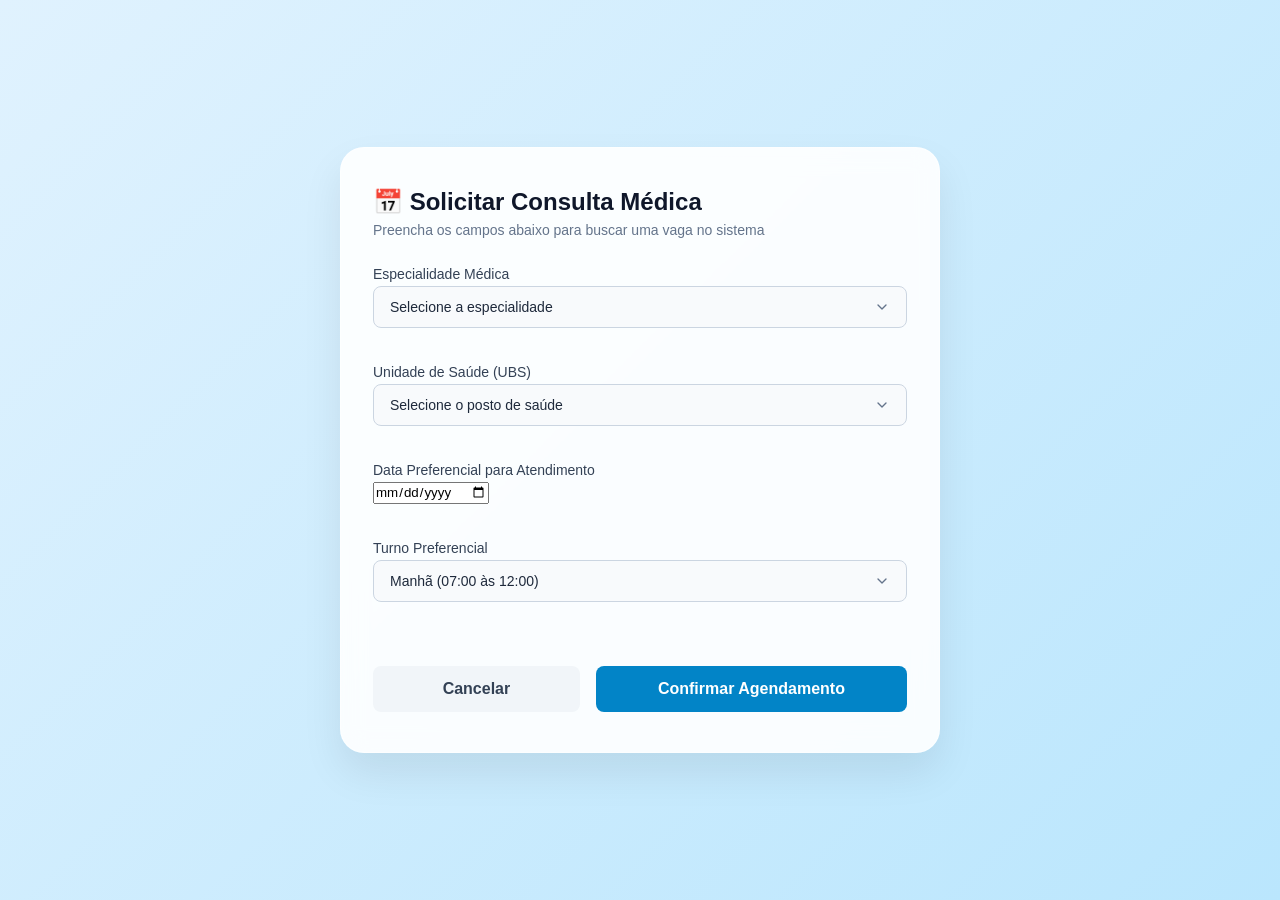
<file: agendar.html>
<!DOCTYPE html>
<html lang="pt-BR">
<head>
    <meta charset="UTF-8">
    <meta name="viewport" content="width=device-width, initial-scale=1.0">
    <title>ItabunaMed - Agendar Consulta</title>
    <link rel="stylesheet" href="./estilo.css">
    <style>
        /* Estilos específicos para a tela de marcação de consultas */
        .agendamento-box {
            max-width: 600px;
            width: 100%;
            background: rgba(255, 255, 255, 0.9);
            backdrop-filter: blur(12px);
            border-radius: 24px;
            padding: 40px 32px;
            box-shadow: 0 20px 40px rgba(0, 0, 0, 0.08);
            border: 1px solid rgba(255, 255, 255, 0.5);
        }

        .agendamento-box h2 {
            color: #0f172a;
            font-size: 24px;
            font-weight: 700;
            margin-bottom: 6px;
            display: flex;
            align-items: center;
            gap: 10px;
        }

        .agendamento-box .subtitulo {
            color: #64748b;
            font-size: 14px;
            margin-bottom: 28px;
        }

        /* Estilização para os campos de seleção (Select) */
        select {
            width: 100%;
            padding: 12px 16px;
            border: 1px solid #cbd5e1;
            border-radius: 8px;
            font-size: 14px;
            color: #1e293b;
            background-color: #f8fafc;
            transition: all 0.3s ease;
            cursor: pointer;
            appearance: none; /* Remove a seta padrão do navegador */
            background-image: url("data:image/svg+xml;charset=UTF-8,%3Csvg xmlns='http://www.w3.org/2000/svg' viewBox='0 0 24 24' fill='none' stroke='%2364748b' stroke-width='2' stroke-linecap='round' stroke-linejoin='round'%3E%3Cpolyline points='6 9 12 15 18 9'%3E%3C/polyline%3E%3C/svg%3E");
            background-repeat: no-repeat;
            background-position: right 16px center;
            background-size: 16px;
        }

        select:focus {
            outline: none;
            border-color: #0284c7;
            background-color: #ffffff;
            box-shadow: 0 0 0 3px rgba(2, 132, 199, 0.15);
        }

        /* Estilização do campo de data */
        input[type="date"] {
            cursor: pointer;
        }

        .form-group {
            margin-bottom: 20px;
        }

        .botoes-container {
            display: flex;
            gap: 16px;
            margin-top: 28px;
        }

        .btn-voltar {
            display: flex;
            align-items: center;
            justify-content: center;
            width: 40%;
            background-color: #f1f5f9;
            color: #334155;
            text-decoration: none;
            border-radius: 8px;
            font-size: 16px;
            font-weight: 600;
            transition: background 0.2s;
        }

        .btn-voltar:hover {
            background-color: #e2e8f0;
        }
    </style>
</head>
<body>

    <div class="agendamento-box">
        <h2>📅 Solicitar Consulta Médica</h2>
        <p class="subtitulo">Preencha os campos abaixo para buscar uma vaga no sistema</p>

        <form action="./confirmacao.html">
            
            <div class="form-group">
                <label for="especialidade">Especialidade Médica</label>
                <select id="especialidade" required>
                    <option value="" disabled selected>Selecione a especialidade</option>
                    <option value="clinico">Clínico Geral</option>
                    <option value="pediatria">Pediatria</option>
                    <option value="ginecologia">Ginecologia</option>
                    <option value="odontologia">Odontologia</option>
                    <option value="cardiologia">Cardiologia</option>
                </select>
            </div>

            <div class="form-group">
                <label for="local">Unidade de Saúde (UBS)</label>
                <select id="local" required>
                    <option value="" disabled selected>Selecione o posto de saúde</option>
                    <option value="ubs-sauer">UBS Dr. Adeum Sauer (E.T.I.)</option>
                    <option value="ubs-centro">UBS Centro Central</option>
                    <option value="ubs-california">UBS Califórnia</option>
                    <option value="ubs-santo-antonio">UBS Santo Antônio</option>
                </select>
            </div>

            <div class="form-group">
                <label for="data-consulta">Data Preferencial para Atendimento</label>
                <input type="date" id="data-consulta" required>
            </div>

            <div class="form-group">
                <label for="turno">Turno Preferencial</label>
                <select id="turno" required>
                    <option value="manha">Manhã (07:00 às 12:00)</option>
                    <option value="tarde">Tarde (13:00 às 17:00)</option>
                </select>
            </div>

            <div class="botoes-container">
                <a href="./painel.html" class="btn-voltar">Cancelar</a>
                <button type="submit" class="btn-primary" style="width: 60%;">Confirmar Agendamento</button>
            </div>

        </form>
    </div>

</body>
</html>
</file>
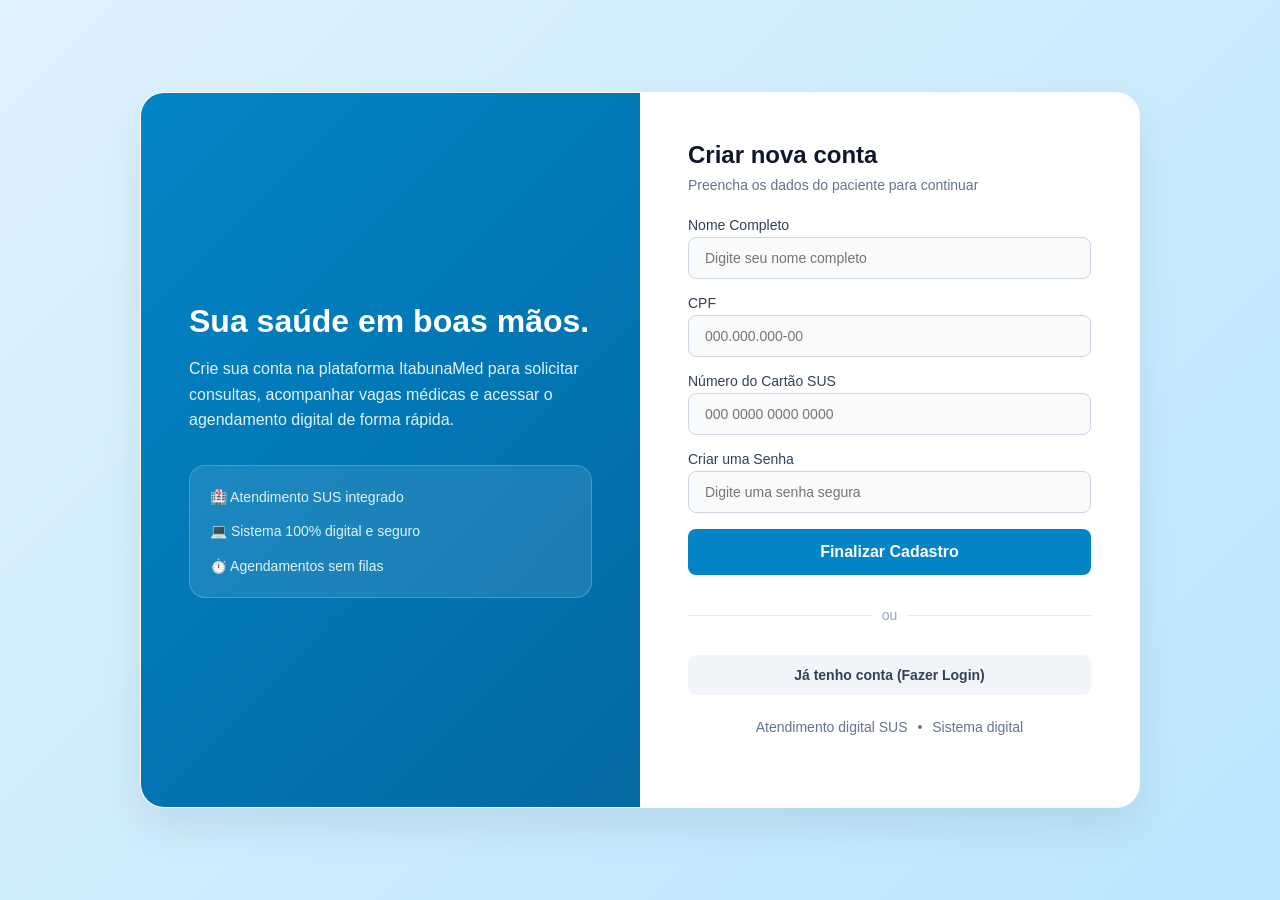
<file: cadastro.html>
<!DOCTYPE html>
<html lang="pt-BR">
<head>
    <meta charset="UTF-8">
    <meta name="viewport" content="width=device-width, initial-scale=1.0">
    <title>ItabunaMed - Cadastro de Paciente</title>
    <!-- Link para o mesmo arquivo de estilo para manter o padrão -->
    <link rel="stylesheet" href="./estilo.css">
</head>
<body>
        <form action="./confirmacao.html"></form>

    <div class="custom-container-login">
        
        <!-- Lado Esquerdo - Informações Estilizadas -->
        <div class="info-side">
            <h1 class="info-titulo">Sua saúde em boas mãos.</h1>
            <p>Crie sua conta na plataforma ItabunaMed para solicitar consultas, acompanhar vagas médicas e acessar o agendamento digital de forma rápida.</p>
            
            <div class="health-glass-box">
                <p>🏥 Atendimento SUS integrado</p>
                <p>💻 Sistema 100% digital e seguro</p>
                <p>⏱️ Agendamentos sem filas</p>
            </div>
        </div>

        <!-- Lado Direito - Formulário de Cadastro -->
        <div class="login-side">
            <h2>Criar nova conta</h2>
            <p>Preencha os dados do paciente para continuar</p>

            <form action="#">
                <!-- Campo Nome Completo -->
                <div>
                    <label for="nome">Nome Completo</label>
                    <input type="text" id="nome" placeholder="Digite seu nome completo" required>
                </div>

                <!-- Campo CPF -->
                <div>
                    <label for="cpf">CPF</label>
                    <input type="text" id="cpf" placeholder="000.000.000-00" required>
                </div>

                <!-- Campo Cartão do SUS (Opcional/Recomendado) -->
                <div>
                    <label for="sus">Número do Cartão SUS</label>
                    <input type="text" id="sus" placeholder="000 0000 0000 0000">
                </div>

                <!-- Campo Senha -->
                <div>
                    <label for="senha">Criar uma Senha</label>
                    <input type="password" id="senha" placeholder="Digite uma senha segura" required>
                </div>

                <!-- Botão de Enviar Cadastro -->
                <button type="submit" class="btn-primary">Finalizar Cadastro</button>

                <!-- Divisor -->
                <div class="health-divider">
                    <span>ou</span>
                </div>

                <!-- Link para Voltar ao Login -->
                <a href="./index.html" class="health-btn-secondary">Já tenho conta (Fazer Login)</a>
            </form>

            <div class="health-footer-links">
                <p>Atendimento digital SUS <span class="dot">•</span> Sistema digital</p>
            </div>
        </div>

    </div>

</body>
</html>
</file>
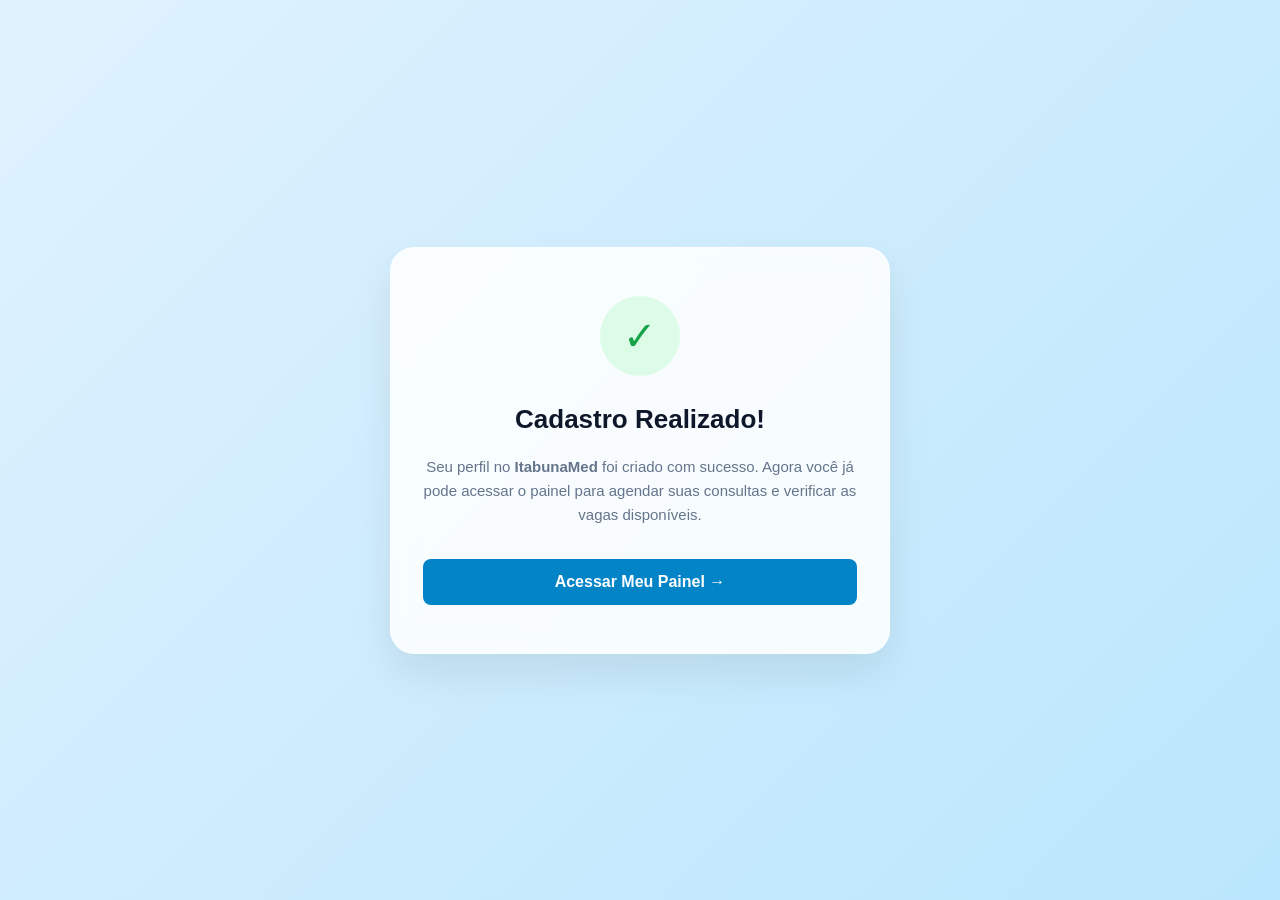
<file: confirmacao.html>
<!DOCTYPE html>
<html lang="pt-BR">
<head>
    <meta charset="UTF-8">
    <meta name="viewport" content="width=device-width, initial-scale=1.0">
    <title>ItabunaMed - Cadastro Concluído</title>
    <link rel="stylesheet" href="./estilo.css">
    <style>
        /* Estilos específicos para a tela de sucesso */
        .success-box {
            text-align: center;
            max-width: 500px;
            width: 100%;
            background: rgba(255, 255, 255, 0.85);
            backdrop-filter: blur(12px);
            border-radius: 24px;
            padding: 48px 32px;
            box-shadow: 0 20px 40px rgba(0, 0, 0, 0.08);
            border: 1px solid rgba(255, 255, 255, 0.5);
            display: flex;
            flex-direction: column;
            align-items: center;
            gap: 20px;
        }

        .icon-success {
            width: 80px;
            height: 80px;
            background-color: #dcfce7;
            color: #16a34a;
            border-radius: 50%;
            display: flex;
            justify-content: center;
            align-items: center;
            font-size: 40px;
            margin-bottom: 8px;
            animation: scaleUp 0.5s ease-out;
        }

        .success-box h2 {
            color: #0f172a;
            font-size: 26px;
            font-weight: 700;
        }

        .success-box p {
            color: #64748b;
            font-size: 15px;
            line-height: 1.6;
        }

        .btn-loading {
            margin-top: 12px;
            display: inline-flex;
            align-items: center;
            justify-content: center;
            gap: 10px;
            text-decoration: none;
        }

        /* Animação simples para o ícone */
        @keyframes scaleUp {
            0% { transform: scale(0); }
            100% { transform: scale(1); }
        }
    </style>
</head>
<body>

    <div class="success-box">
        <div class="icon-success">✓</div>
        
        <h2>Cadastro Realizado!</h2>
        
        <p>Seu perfil no <strong>ItabunaMed</strong> foi criado com sucesso. Agora você já pode acessar o painel para agendar suas consultas e verificar as vagas disponíveis.</p>
        
        <a href="./painel.html" class="btn-primary btn-loading">
            Acessar Meu Painel →
        </a>
    </div>

</body>
</html>
</file>
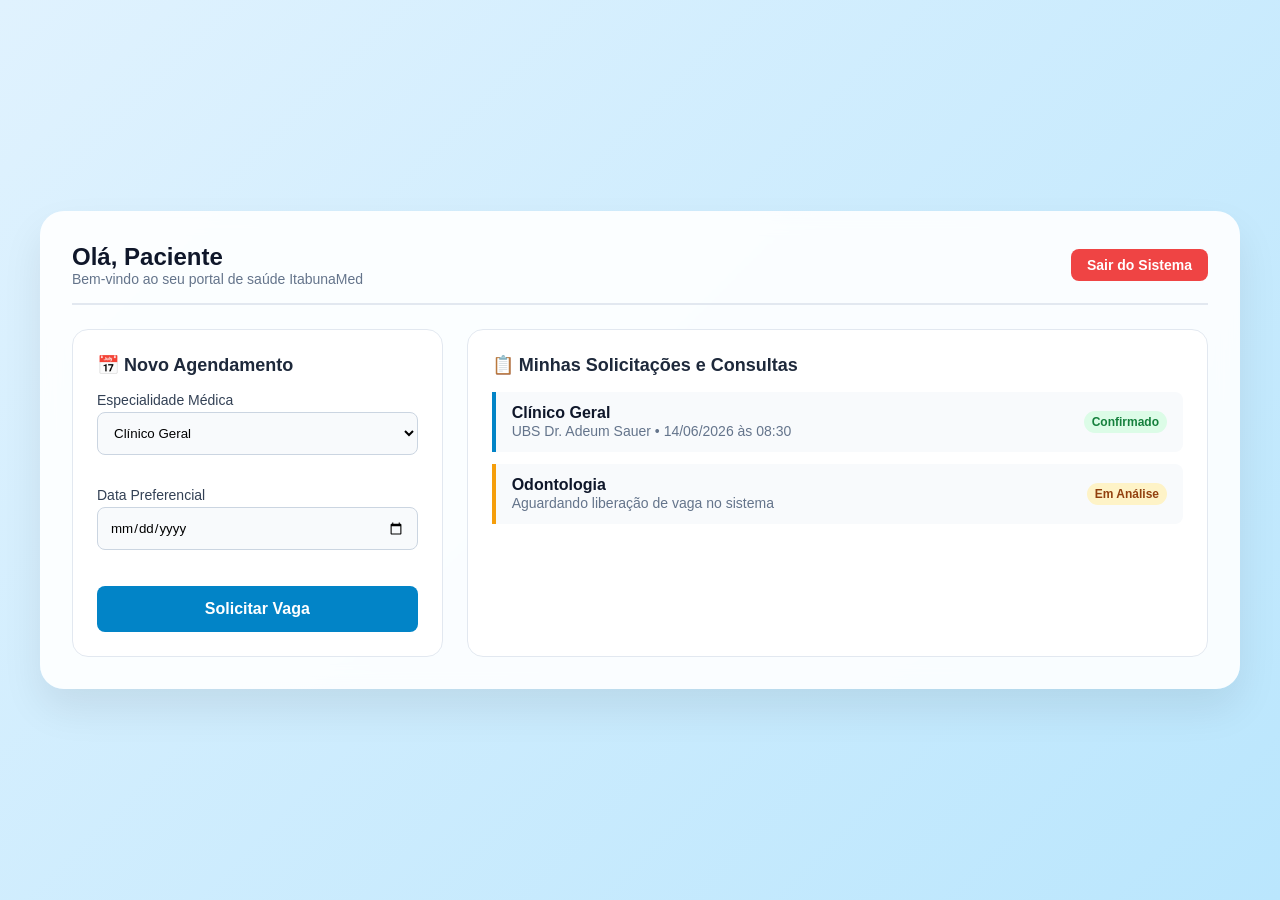
<file: painel.html>
<!DOCTYPE html>
<html lang="pt-BR">
<head>
    <meta charset="UTF-8">
    <meta name="viewport" content="width=device-width, initial-scale=1.0">
    <title>ItabunaMed - Painel do Paciente</title>
    <link rel="stylesheet" href="./estilo.css">
    <style>
        /* Estilos específicos para a estrutura do Painel */
        .painel-container {
            max-width: 1200px;
            width: 100%;
            background: rgba(255, 255, 255, 0.9);
            backdrop-filter: blur(10px);
            border-radius: 24px;
            box-shadow: 0 20px 40px rgba(0, 0, 0, 0.08);
            padding: 32px;
            display: flex;
            flex-direction: column;
            gap: 24px;
        }

        .painel-header {
            display: flex;
            justify-content: space-between;
            align-items: center;
            border-bottom: 2px solid #e2e8f0;
            padding-bottom: 16px;
        }

        .user-info h2 {
            color: #0f172a;
            font-size: 24px;
        }

        .user-info p {
            color: #64748b;
            font-size: 14px;
        }

        .btn-logout {
            background-color: #ef4444;
            color: white;
            padding: 8px 16px;
            border-radius: 8px;
            text-decoration: none;
            font-size: 14px;
            font-weight: 600;
            transition: background 0.2s;
        }

        .btn-logout:hover {
            background-color: #dc2626;
        }

        /* Grid de Ações e Consultas */
        .painel-grid {
            display: grid;
            grid-template-columns: 1fr 2fr;
            gap: 24px;
        }

        @media (max-width: 768px) {
            .painel-grid {
                grid-template-columns: 1fr;
            }
        }

        .card-painel {
            background: #ffffff;
            border: 1px solid #e2e8f0;
            border-radius: 16px;
            padding: 24px;
        }

        .card-painel h3 {
            font-size: 18px;
            color: #1e293b;
            margin-bottom: 16px;
            display: flex;
            align-items: center;
            gap: 8px;
        }

        /* Lista de Consultas */
        .lista-consultas {
            display: flex;
            flex-direction: column;
            gap: 12px;
        }

        .item-consulta {
            border-left: 4px solid #0284c7;
            background: #f8fafc;
            padding: 12px 16px;
            border-radius: 0 8px 8px 0;
            display: flex;
            justify-content: space-between;
            align-items: center;
        }

        .item-consulta.pendente {
            border-left-color: #f59e0b;
        }

        .status-badge {
            font-size: 12px;
            padding: 4px 8px;
            border-radius: 12px;
            font-weight: 600;
        }

        .status-badge.confirmado {
            background: #dcfce7;
            color: #15803d;
        }

        .status-badge.analise {
            background: #fef3c7;
            color: #92400e;
        }
    </style>
</head>
<body>

    <div class="painel-container">
        
        <!-- Cabeçalho do Painel -->
        <header class="painel-header">
            <div class="user-info">
                <h2>Olá, Paciente</h2>
                <p>Bem-vindo ao seu portal de saúde ItabunaMed</p>
            </div>
            <a href="./index.html" class="btn-logout">Sair do Sistema</a>
        </header>

        <!-- Conteúdo Principal -->
        <div class="painel-grid">
            
            <!-- Coluna 1: Solicitar Nova Consulta -->
            <section class="card-painel">
                <h3>📅 Novo Agendamento</h3>
                <form action="./agendar.html">
                    <div>
                        <label for="especialidade">Especialidade Médica</label>
                        <select id="especialidade" style="width: 100%; padding: 12px; border: 1px solid #cbd5e1; border-radius: 8px; background: #f8fafc; margin-bottom: 16px;">
                            <option value="clinico">Clínico Geral</option>
                            <option value="pediatria">Pediatria</option>
                            <option value="ginecologia">Ginecologia</option>
                            <option value="odontologia">Odontologia</option>
                        </select>
                    </div>

                    <div>
                        <label for="data-sugerida">Data Preferencial</label>
                        <input type="date" id="data-sugerida" style="width: 100%; padding: 12px; border: 1px solid #cbd5e1; border-radius: 8px; background: #f8fafc; margin-bottom: 20px;" required>
                    </div>

                    <button type="submit" class="btn-primary">Solicitar Vaga</button>
                </form>
            </section>

            <!-- Coluna 2: Minhas Consultas Acompanhamento -->
            <section class="card-painel">
                <h3>📋 Minhas Solicitações e Consultas</h3>
                
                <div class="lista-consultas">
                    <!-- Exemplo de Consulta Confirmada -->
                    <div class="item-consulta">
                        <div>
                            <strong style="display: block; color: #0f172a;">Clínico Geral</strong>
                            <span style="font-size: 14px; color: #64748b;">UBS Dr. Adeum Sauer • 14/06/2026 às 08:30</span>
                        </div>
                        <span class="status-badge confirmado">Confirmado</span>
                    </div>

                    <!-- Exemplo de Consulta em Análise -->
                    <div class="item-consulta pendente">
                        <div>
                            <strong style="display: block; color: #0f172a;">Odontologia</strong>
                            <span style="font-size: 14px; color: #64748b;">Aguardando liberação de vaga no sistema</span>
                        </div>
                        <span class="status-badge analise">Em Análise</span>
                    </div>
                </div>
            </section>

        </div>

    </div>

</body>
</html>
</file>
<file: estilo.css>
/* ==========================================================================
   CONFIGURAÇÕES GERAIS E RESET
   ========================================================================== */
* {
    margin: 0;
    padding: 0;
    box-sizing: border-box;
    font-family: 'Segoe UI', Tahoma, Geneva, Verdana, sans-serif;
}

body {
    min-height: 100vh;
    background: linear-gradient(135deg, #e0f2fe 0%, #bae6fd 100%);
    display: flex;
    justify-content: center;
    align-items: center;
    padding: 20px;
    color: #1e293b;
}

/* ==========================================================================
   CONTAINER PRINCIPAL (TELA DIVIDIDA)
   ========================================================================== */
.custom-container-login {
    display: flex;
    max-width: 1000px;
    width: 100%;
    min-height: 600px;
    background: rgba(255, 255, 255, 0.7);
    backdrop-filter: blur(10px);
    border-radius: 24px;
    box-shadow: 0 20px 40px rgba(0, 0, 0, 0.08);
    border: 1px solid rgba(255, 255, 255, 0.4);
    overflow: hidden;
}

/* Lado Esquerdo - Informações */
.info-side {
    flex: 1;
    background: linear-gradient(135deg, #0284c7 0%, #0369a1 100%);
    color: #ffffff;
    padding: 48px;
    display: flex;
    flex-direction: column;
    justify-content: center;
}

.info-side h1, .info-titulo {
    font-size: 32px;
    font-weight: 700;
    line-height: 1.2;
    margin-bottom: 16px;
}

.info-side p {
    font-size: 16px;
    line-height: 1.6;
    color: #e0f2fe;
    margin-bottom: 32px;
}

/* Caixa com detalhes/benefícios (Efeito Vidro) */
.health-glass-box {
    background: rgba(255, 255, 255, 0.1);
    border: 1px solid rgba(255, 255, 255, 0.2);
    border-radius: 16px;
    padding: 20px;
}

.health-glass-box p {
    margin-bottom: 12px;
    font-size: 14px;
    display: flex;
    align-items: center;
    gap: 8px;
}

.health-glass-box p:last-child {
    margin-bottom: 0;
}

/* Lado Direito - Formulário de Login */
.login-side {
    flex: 1;
    padding: 48px;
    display: flex;
    flex-direction: column;
    justify-content: center;
    background: #ffffff;
}

.login-side h2 {
    font-size: 24px;
    font-weight: 600;
    margin-bottom: 8px;
    color: #0f172a;
}

.login-side p {
    font-size: 14px;
    color: #64748b;
    margin-bottom: 24px;
}

/* ==========================================================================
   FORMULÁRIOS E INPUTS
   ========================================================================== */
form {
    display: flex;
    flex-direction: column;
    gap: 16px;
}

label {
    font-size: 14px;
    font-weight: 500;
    color: #334155;
    margin-bottom: 4px;
    display: block;
}

input[type="text"],
input[type="password"] {
    width: 100%;
    padding: 12px 16px;
    border: 1px solid #cbd5e1;
    border-radius: 8px;
    font-size: 14px;
    color: #1e293b;
    background-color: #f8fafc;
    transition: all 0.3s ease;
}

input[type="text"]:focus,
input[type="password"]:focus {
    outline: none;
    border-color: #0284c7;
    background-color: #ffffff;
    box-shadow: 0 0 0 3px rgba(2, 132, 199, 0.15);
}

/* Checkbox e Links Úteis */
.remember-forgot {
    display: flex;
    justify-content: space-between;
    align-items: center;
    font-size: 14px;
}

.remember-forgot label {
    display: flex;
    align-items: center;
    gap: 6px;
    margin-bottom: 0;
    cursor: pointer;
}

.remember-forgot a {
    color: #0284c7;
    text-decoration: none;
    font-weight: 500;
}

.remember-forgot a:hover {
    text-decoration: underline;
}

/* Botões */
button, .btn-primary {
    width: 100%;
    padding: 14px;
    background-color: #0284c7;
    color: #ffffff;
    border: none;
    border-radius: 8px;
    font-size: 16px;
    font-weight: 600;
    cursor: pointer;
    transition: background-color 0.2s ease;
}

button:hover, .btn-primary:hover {
    background-color: #0369a1;
}

/* Divisor "ou" */
.health-divider {
    display: flex;
    align-items: center;
    text-align: center;
    color: #94a3b8;
    margin: 16px 0;
    font-size: 14px;
}

.health-divider::before,
.health-divider::after {
    content: '';
    flex: 1;
    border-bottom: 1px solid #e2e8f0;
}

.health-divider span {
    padding: 0 10px;
}

/* Botão Secundário (Cadastrar) */
.health-btn-secondary {
    display: block;
    text-align: center;
    width: 100%;
    padding: 12px;
    background-color: #f1f5f9;
    color: #334155;
    text-decoration: none;
    border-radius: 8px;
    font-size: 14px;
    font-weight: 600;
    transition: background-color 0.2s ease;
}

.health-btn-secondary:hover {
    background-color: #e2e8f0;
}

/* Rodapé do Form */
.health-footer-links {
    text-align: center;
    margin-top: 24px;
    font-size: 12px;
    color: #94a3b8;
}

.health-footer-links .dot {
    margin: 0 6px;
}

/* ==========================================================================
   RESPONSIVIDADE (MEDIA QUERIES)
   ========================================================================== */

/* Tablets e Telas Médias */
@media (max-width: 720px) {
    .custom-container-login {
        flex-direction: column;
        min-height: unset;
        margin: 20px;
        border-radius: 16px;
    }

    .info-side {
        padding: 32px 24px;
    }

    .info-titulo {
        font-size: 24px;
    }

    .login-side {
        width: 100%;
        padding: 32px 24px;
    }
}

/* Celulares Pequenos */
@media (max-width: 420px) {
    body {
        align-items: flex-start;
        padding: 12px;
    }

    .custom-container-login {
        margin: 0;
        border-radius: 12px;
    }
    
    .info-side, .login-side {
        padding: 24px 16px;
    }
}
</file>
